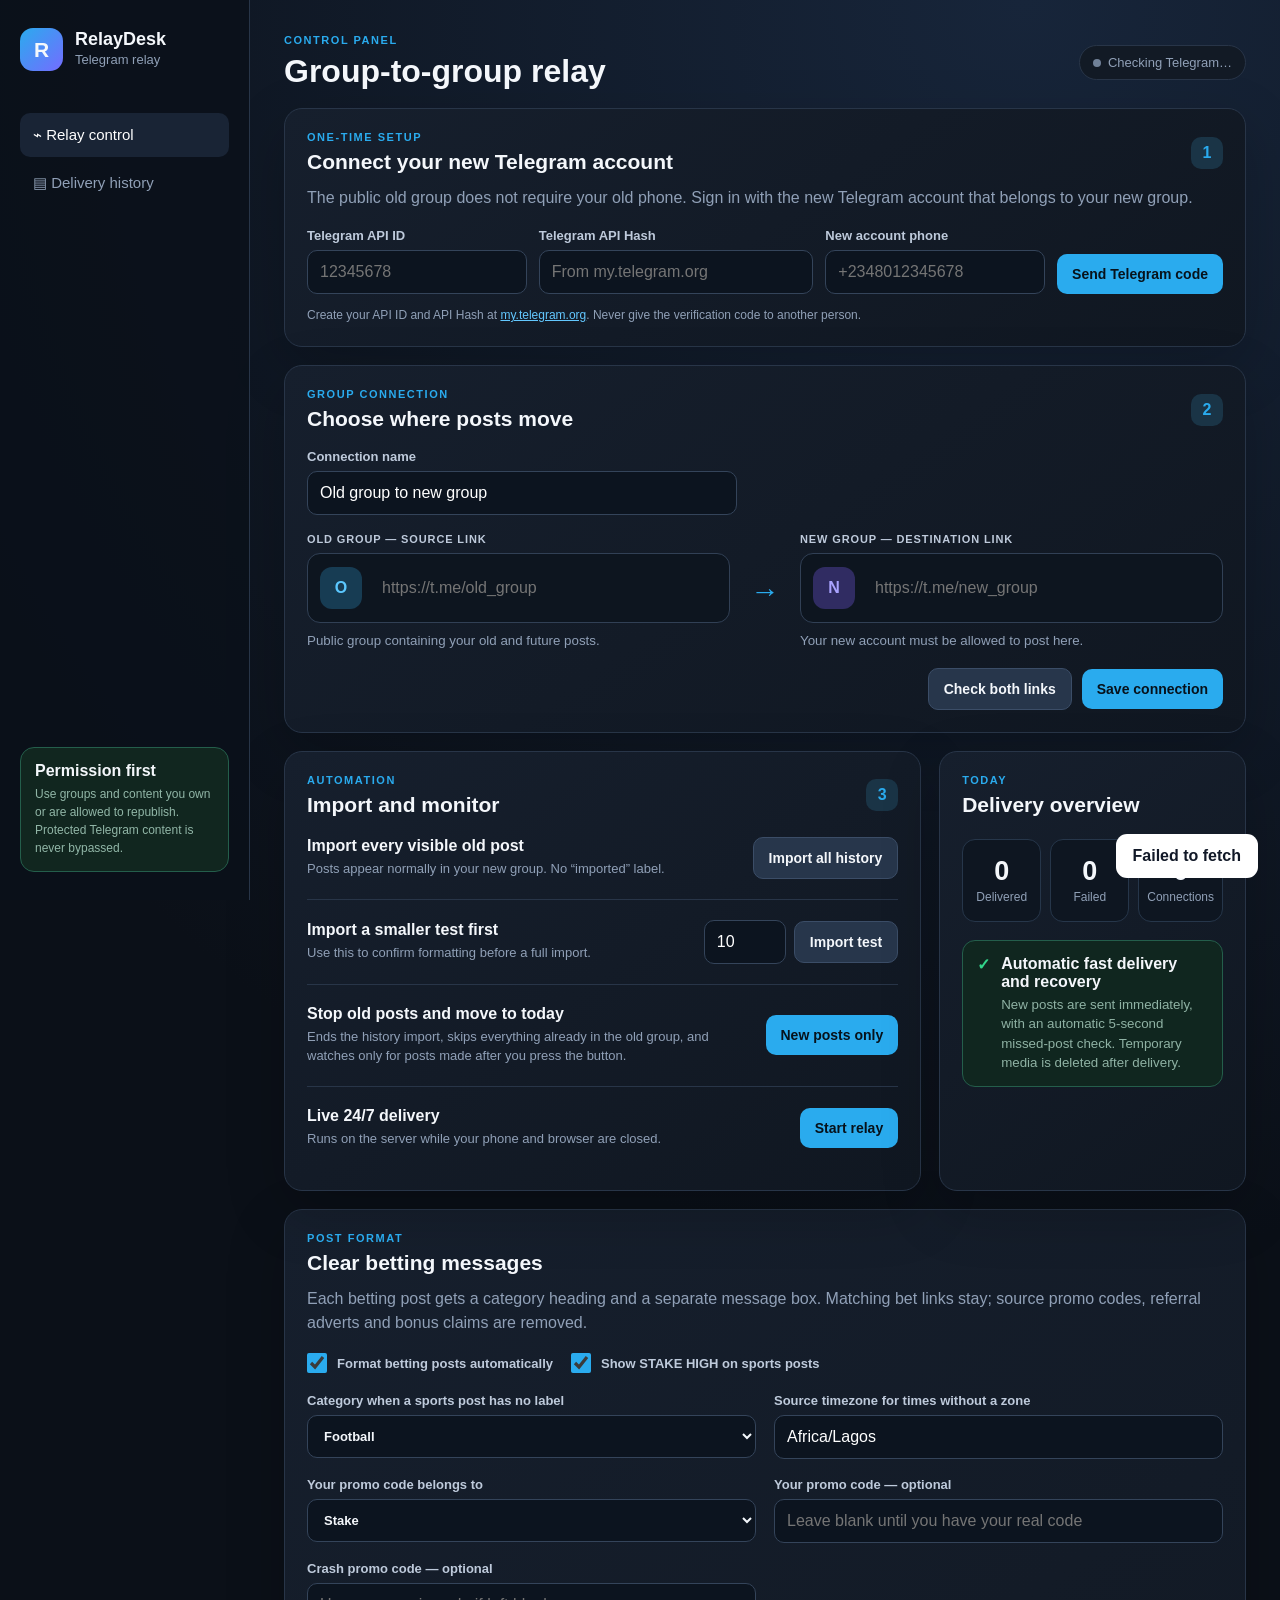
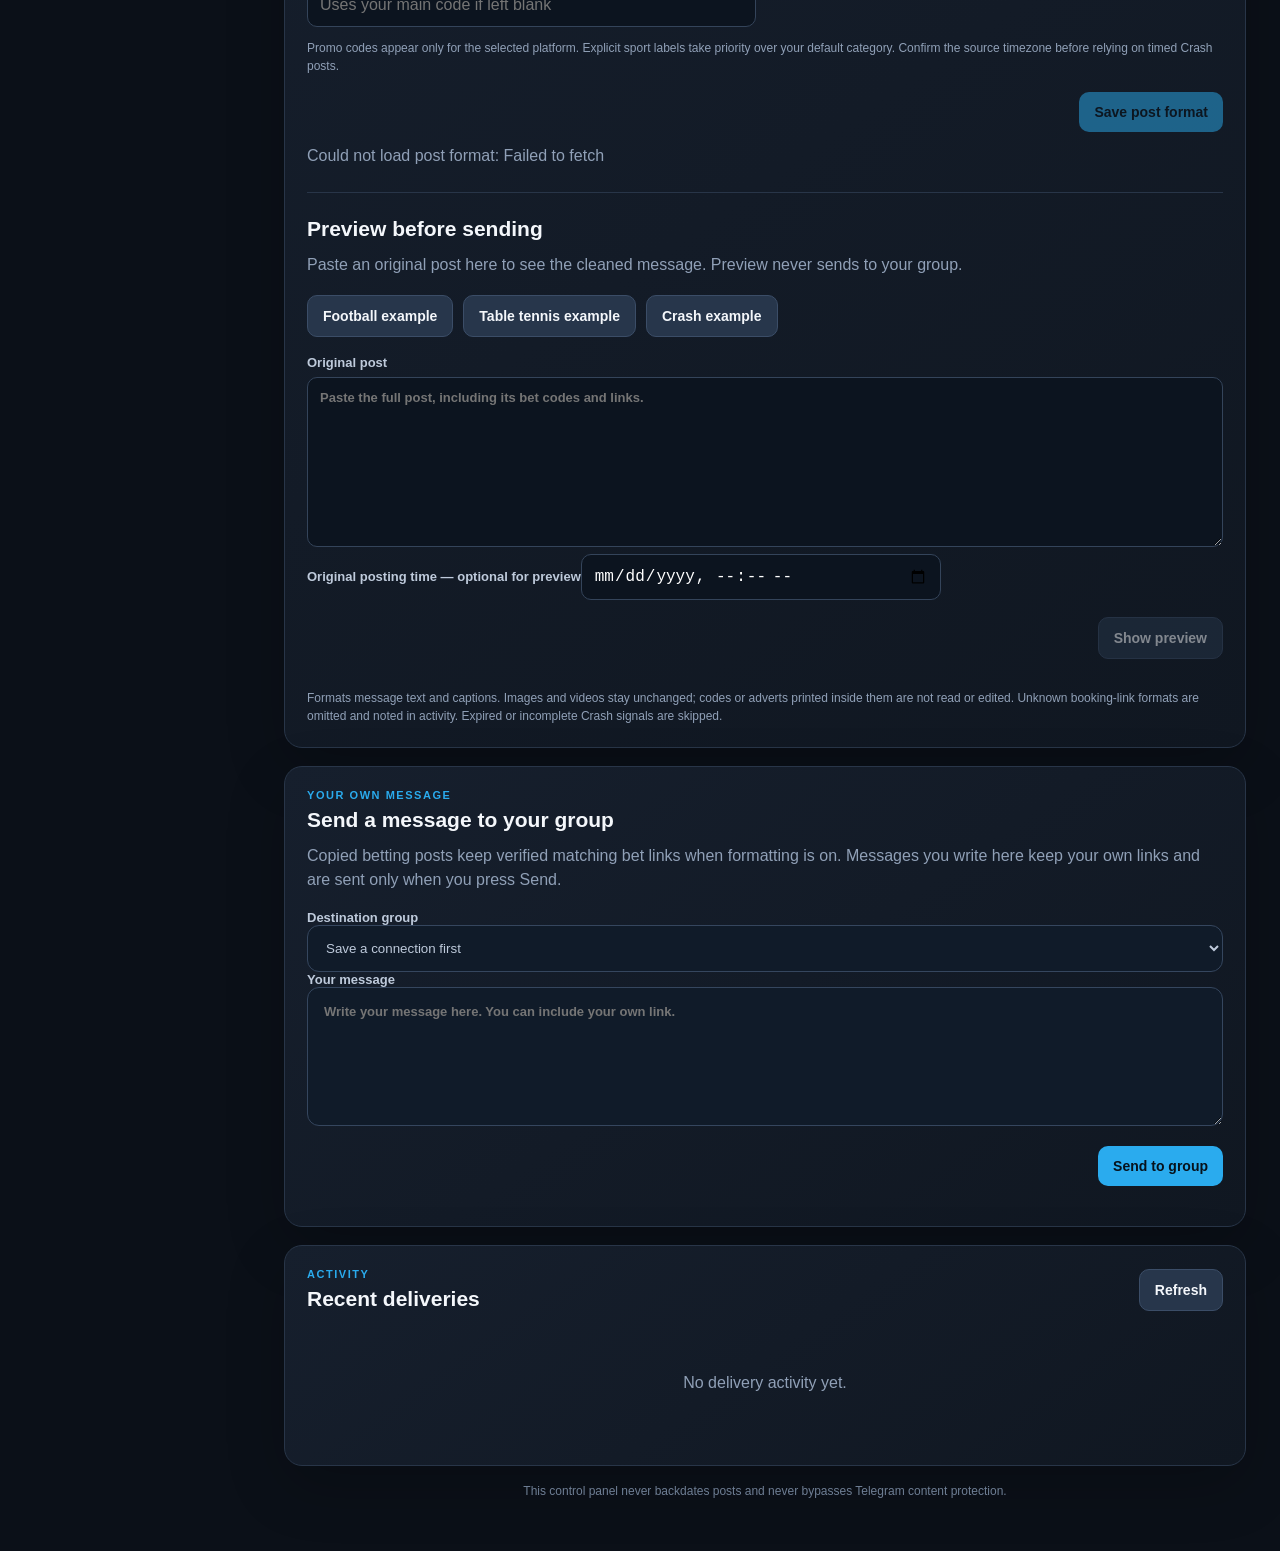
<file: RelayDesk-Control-Panel-v1.0.1/index.html>
<!doctype html>
<html lang="en">
<head>
  <meta charset="utf-8">
  <meta name="viewport" content="width=device-width,initial-scale=1">
  <meta name="theme-color" content="#0b1119">
  <title>RelayDesk — Telegram Group Relay</title>
  <link rel="stylesheet" href="./styles.css?v=1.3.0">
</head>
<body>
  <div class="app">
    <aside>
      <div class="brand"><span>R</span><div><b>RelayDesk</b><small>Telegram relay</small></div></div>
      <nav><button class="active">⌁ Relay control</button><button onclick="document.querySelector('#activity').scrollIntoView()">▤ Delivery history</button></nav>
      <div class="guard"><b>Permission first</b><small>Use groups and content you own or are allowed to republish. Protected Telegram content is never bypassed.</small></div>
    </aside>
    <main>
      <header><div><p class="kicker">CONTROL PANEL</p><h1>Group-to-group relay</h1></div><div id="connectionBadge" class="badge"><i></i><span>Checking Telegram…</span></div></header>

      <section id="telegramSetup" class="card setup">
        <div class="section-head"><div><p class="kicker">ONE-TIME SETUP</p><h2>Connect your new Telegram account</h2></div><span class="number">1</span></div>
        <p class="note">The public old group does not require your old phone. Sign in with the new Telegram account that belongs to your new group.</p>
        <div class="form-grid credentials">
          <label>Telegram API ID<input id="apiId" inputmode="numeric" placeholder="12345678"></label>
          <label>Telegram API Hash<input id="apiHash" type="password" placeholder="From my.telegram.org"></label>
          <label>New account phone<input id="phone" inputmode="tel" placeholder="+2348012345678"></label>
          <button id="sendCode" class="primary">Send Telegram code</button>
        </div>
        <div id="verifyBox" class="verify hidden">
          <label>Verification code<input id="loginCode" inputmode="numeric" placeholder="12345"></label>
          <label id="passwordWrap" class="hidden">Two-step password<input id="twoFactor" type="password" placeholder="Your Telegram 2FA password"></label>
          <button id="confirmCode" class="primary">Confirm connection</button>
        </div>
        <p class="small">Create your API ID and API Hash at <a href="https://my.telegram.org" target="_blank" rel="noreferrer">my.telegram.org</a>. Never give the verification code to another person.</p>
      </section>

      <section class="card route">
        <div class="section-head"><div><p class="kicker">GROUP CONNECTION</p><h2>Choose where posts move</h2></div><span class="number">2</span></div>
        <label>Connection name<input id="relayName" value="Old group to new group"></label>
        <div class="route-grid">
          <div><label>OLD GROUP — SOURCE LINK</label><div class="link-input"><span class="avatar source">O</span><input id="sourceLink" placeholder="https://t.me/old_group"></div><small>Public group containing your old and future posts.</small></div>
          <div class="arrow">→</div>
          <div><label>NEW GROUP — DESTINATION LINK</label><div class="link-input"><span class="avatar destination">N</span><input id="destinationLink" placeholder="https://t.me/new_group"></div><small>Your new account must be allowed to post here.</small></div>
        </div>
        <div class="actions"><button id="checkLinks" class="secondary">Check both links</button><button id="saveRelay" class="primary">Save connection</button></div>
        <div id="pairResult" class="result hidden"></div>
      </section>

      <section class="dashboard-grid">
        <article class="card controls">
          <div class="section-head"><div><p class="kicker">AUTOMATION</p><h2>Import and monitor</h2></div><span class="number">3</span></div>
          <div class="row"><div><b>Import every visible old post</b><small>Posts appear normally in your new group. No “imported” label.</small></div><button id="importAll" class="secondary">Import all history</button></div>
          <div class="row"><div><b>Import a smaller test first</b><small>Use this to confirm formatting before a full import.</small></div><div class="inline"><input id="testCount" type="number" value="10" min="1" max="1000"><button id="importTest" class="secondary">Import test</button></div></div>
          <div class="row"><div><b>Stop old posts and move to today</b><small>Ends the history import, skips everything already in the old group, and watches only for posts made after you press the button.</small></div><div class="inline history-actions"><button id="cancelImport" class="secondary hidden">Stop old-post import</button><button id="newOnly" class="primary">New posts only</button></div></div>
          <div class="row final"><div><b>Live 24/7 delivery</b><small>Runs on the server while your phone and browser are closed.</small></div><button id="toggleRelay" class="primary">Start relay</button></div>
          <div id="jobProgress" class="progress hidden"><span></span><b>Working…</b></div>
        </article>

        <article class="card overview">
          <p class="kicker">TODAY</p><h2>Delivery overview</h2>
          <div class="stats"><div><strong id="deliveredCount">0</strong><span>Delivered</span></div><div><strong id="failedCount">0</strong><span>Failed</span></div><div><strong id="relayCount">0</strong><span>Connections</span></div></div>
          <div class="promise"><span>✓</span><p><b>Automatic fast delivery and recovery</b><small>New posts are sent immediately, with an automatic 5-second missed-post check. Temporary media is deleted after delivery.</small></p></div>
        </article>
      </section>

      <section class="card" id="postFormat">
        <p class="kicker">POST FORMAT</p><h2>Clear betting messages</h2>
        <p class="note">Each betting post gets a category heading and a separate message box. Matching bet links stay; source promo codes, referral adverts and bonus claims are removed.</p>
        <div class="format-switches">
          <label><input id="formatEnabled" type="checkbox" checked> Format betting posts automatically</label>
          <label><input id="formatStakeHigh" type="checkbox" checked> Show STAKE HIGH on sports posts</label>
        </div>
        <div class="format-grid">
          <label>Category when a sports post has no label<select id="formatSport"><option value="football">Football</option><option value="table_tennis">Table tennis</option><option value="basketball">Basketball</option><option value="tennis">Tennis</option><option value="betting">General betting</option></select></label>
          <label>Source timezone for times without a zone<input id="formatTimezone" value="Africa/Lagos" placeholder="Africa/Lagos"></label>
          <label>Your promo code belongs to<select id="promoPlatform"><option>Stake</option><option>SportyBet</option><option>Bet9ja</option><option>BetKing</option><option>Betway</option><option>1xBet</option></select></label>
          <label>Your promo code — optional<input id="promoCode" maxlength="50" placeholder="Leave blank until you have your real code" autocomplete="off"></label>
          <label>Crash promo code — optional<input id="crashPromoCode" maxlength="50" placeholder="Uses your main code if left blank" autocomplete="off"></label>
        </div>
        <p class="small">Promo codes appear only for the selected platform. Explicit sport labels take priority over your default category. Confirm the source timezone before relying on timed Crash posts.</p>
        <div class="actions"><button id="savePostFormat" class="primary" disabled>Save post format</button></div>
        <p id="formatStatus" class="note" role="status">Loading format settings…</p>
        <hr class="format-divider">
        <h2>Preview before sending</h2>
        <p class="note">Paste an original post here to see the cleaned message. Preview never sends to your group.</p>
        <div class="actions example-actions"><button class="secondary" data-format-example="football">Football example</button><button class="secondary" data-format-example="table_tennis">Table tennis example</button><button class="secondary" data-format-example="crash">Crash example</button></div>
        <label>Original post<textarea id="formatSource" rows="7" maxlength="20000" placeholder="Paste the full post, including its bet codes and links."></textarea></label>
        <label>Original posting time — optional for preview<input id="formatPostedAt" type="datetime-local"></label>
        <div class="actions"><button id="previewPostFormat" class="secondary" disabled>Show preview</button></div>
        <div id="formatWarnings" class="note" role="status"></div>
        <div id="formatPreview" class="format-preview" aria-live="polite"></div>
        <p class="small">Formats message text and captions. Images and videos stay unchanged; codes or adverts printed inside them are not read or edited. Unknown booking-link formats are omitted and noted in activity. Expired or incomplete Crash signals are skipped.</p>
      </section>

      <section class="card" id="ownerComposer">
        <p class="kicker">YOUR OWN MESSAGE</p><h2>Send a message to your group</h2>
        <p class="note">Copied betting posts keep verified matching bet links when formatting is on. Messages you write here keep your own links and are sent only when you press Send.</p>
        <label>Destination group<select id="messageDestination" style="width:100%;padding:14px;background:#101b29;color:inherit;border:1px solid #35465e;border-radius:12px"><option value="">Save a connection first</option></select></label>
        <label>Your message<textarea id="ownerMessage" rows="7" maxlength="4096" placeholder="Write your message here. You can include your own link." style="width:100%;box-sizing:border-box;padding:16px;background:#101b29;color:inherit;border:1px solid #35465e;border-radius:12px;font:inherit;resize:vertical"></textarea></label>
        <div class="actions"><button id="sendOwnerMessage" class="primary">Send to group</button></div>
        <p id="ownerMessageStatus" class="note" role="status"></p>
      </section>

      <section id="activity" class="card activity"><div class="section-head"><div><p class="kicker">ACTIVITY</p><h2>Recent deliveries</h2></div><button id="refresh" class="secondary">Refresh</button></div><div id="activityList" class="activity-list"><p class="empty">No delivery activity yet.</p></div></section>
      <footer>This control panel never backdates posts and never bypasses Telegram content protection.</footer>
    </main>
  </div>
  <div id="toast" class="toast"></div>
  <script src="./config.js?v=1.3.0"></script>
  <script src="./app.js?v=1.3.0"></script>
</body>
</html>
</file>
<file: RelayDesk-Control-Panel-v1.0.1/styles.css>
:root{--bg:#0b1018;--panel:#141c28;--panel2:#101722;--line:#283548;--text:#f4f7fb;--muted:#90a0b7;--blue:#2aabee;--green:#32d58b;--red:#ee7181;--purple:#746cff}*{box-sizing:border-box}html{scroll-behavior:smooth}body{margin:0;background:radial-gradient(circle at 80% 0,#17253a 0,transparent 38%),var(--bg);color:var(--text);font-family:Inter,-apple-system,BlinkMacSystemFont,"Segoe UI",sans-serif;min-height:100vh;font-size:16px}.app{display:grid;grid-template-columns:250px 1fr;min-height:100vh}aside{position:sticky;top:0;height:100vh;border-right:1px solid var(--line);padding:28px 20px;display:flex;flex-direction:column;background:#0b111ad9}.brand{display:flex;gap:12px;align-items:center;margin-bottom:38px}.brand>span{width:43px;height:43px;border-radius:13px;display:grid;place-items:center;background:linear-gradient(135deg,var(--blue),var(--purple));font-size:21px;font-weight:900}.brand div{display:flex;flex-direction:column}.brand b{font-size:18px}.brand small,.note,.small,.row small,.route-grid small{color:var(--muted);line-height:1.5}.brand small{font-size:13px}nav button{display:block;width:100%;border:0;background:transparent;color:var(--muted);font-size:15px;text-align:left;padding:13px;border-radius:10px;margin:4px 0;cursor:pointer}nav button.active,nav button:hover{background:#192435;color:white}.guard{margin-top:auto;border:1px solid #245e4b;background:#11261f;border-radius:14px;padding:14px;display:flex;flex-direction:column}.guard small{font-size:12px;color:#91b6a7;line-height:1.5;margin-top:5px}main{padding:34px;max-width:1400px;width:100%;margin:auto}header,.section-head,.actions,.row{display:flex;justify-content:space-between;align-items:center}.kicker{font-size:11px;letter-spacing:.14em;font-weight:900;color:var(--blue);margin:0 0 7px}h1,h2{margin:0}h1{font-size:32px}h2{font-size:21px}.badge{border:1px solid var(--line);background:#121a25;border-radius:99px;padding:9px 13px;color:var(--muted);font-size:13px}.badge i{display:inline-block;width:8px;height:8px;background:#708198;border-radius:50%;margin-right:7px}.badge.live i{background:var(--green);box-shadow:0 0 0 5px #32d58b18}.card{border:1px solid var(--line);background:linear-gradient(145deg,#161f2d,#101721);border-radius:18px;box-shadow:0 20px 60px #0003;padding:22px;margin-top:18px}.number{width:32px;height:32px;display:grid;place-items:center;border-radius:10px;background:#1a3446;color:var(--blue);font-weight:900}.note{margin:12px 0 18px}.form-grid{display:grid;grid-template-columns:1fr 1.25fr 1fr auto;gap:12px;align-items:end}label{display:block;font-size:13px;font-weight:700;color:#becadb}input{width:100%;margin-top:7px;background:#0c141f;border:1px solid #34445a;border-radius:10px;color:white;font-size:16px;padding:12px;outline:0}input:focus{border-color:var(--blue);box-shadow:0 0 0 3px #2aabee18}.primary,.secondary{border:0;border-radius:10px;padding:12px 15px;font-size:14px;font-weight:850;cursor:pointer;white-space:nowrap}.primary{background:var(--blue);color:#07121b}.primary.danger{background:var(--red);color:white}.secondary{background:#27364b;color:#f4f7fb;border:1px solid #3b4d67}.small{font-size:12px;margin-bottom:0}.small a{color:#63c8ff}.verify{display:grid;grid-template-columns:1fr 1fr auto;gap:12px;align-items:end;padding:15px;margin-top:15px;border-radius:13px;background:#0e1621;border:1px solid #29384c}.hidden{display:none!important}.route>label{max-width:430px;margin-top:18px}.route-grid{display:grid;grid-template-columns:1fr 70px 1fr;align-items:center;margin-top:18px}.route-grid>div>label{font-size:11px;letter-spacing:.08em}.link-input{height:70px;display:flex;align-items:center;gap:12px;padding:12px;margin:8px 0;background:#0d151f;border:1px solid #314055;border-radius:13px}.link-input input{margin:0;border:0;padding:8px;background:transparent;box-shadow:none}.avatar{width:42px;height:42px;border-radius:12px;display:grid;place-items:center;font-weight:900;flex:0 0 auto}.avatar.source{background:#173c53;color:#5bc8ff}.avatar.destination{background:#302c62;color:#aaa3ff}.arrow{text-align:center;color:var(--blue);font-size:29px}.actions{justify-content:flex-end;gap:10px;margin-top:17px}.result{margin-top:14px;border-radius:11px;padding:12px;background:#123128;color:#9defc6}.dashboard-grid{display:grid;grid-template-columns:1.35fr .65fr;gap:18px}.row{padding:20px 0;border-bottom:1px solid var(--line);gap:16px}.row>div:first-child{display:flex;flex-direction:column}.row small{font-size:13px;margin-top:4px}.row.final{border-bottom:0}.inline{display:flex;gap:8px;align-items:center}.inline input{width:82px;margin:0}.history-actions{flex-wrap:wrap;justify-content:flex-end}.stats{display:grid;grid-template-columns:repeat(3,1fr);gap:9px;margin-top:22px}.stats div{background:#0e1621;border:1px solid #26364a;border-radius:13px;padding:16px 8px;text-align:center}.stats strong{display:block;font-size:27px}.stats span{color:var(--muted);font-size:12px}.promise{display:flex;gap:11px;align-items:flex-start;margin-top:18px;background:#10261f;border:1px solid #245e4b;border-radius:13px;padding:14px}.promise>span{color:var(--green);font-weight:900}.promise p{margin:0;display:flex;flex-direction:column}.promise small{color:#8fb2a4;line-height:1.45;margin-top:4px}.progress{min-height:44px;border-radius:11px;background:#111c28;display:flex;align-items:center;gap:10px;padding:11px 13px;margin-top:8px}.progress span{width:17px;height:17px;flex:0 0 auto;border:2px solid #385269;border-top-color:var(--blue);border-radius:50%;animation:spin .7s linear infinite}@keyframes spin{to{transform:rotate(360deg)}}.activity-list{margin-top:12px;max-height:420px;overflow:auto}.activity-item{display:grid;grid-template-columns:42px 1fr auto;gap:11px;align-items:center;padding:12px 2px;border-bottom:1px solid var(--line)}.activity-item .type{width:40px;height:40px;display:grid;place-items:center;background:#1c2b3d;border-radius:11px}.activity-item p{margin:0;display:flex;flex-direction:column}.activity-item small,.empty{color:var(--muted)}.activity-item time{font-size:12px;color:var(--muted)}.activity-item.ok time{color:var(--green)}.activity-item.fail time{color:var(--red)}.empty{text-align:center;padding:35px}.toast{position:fixed;right:22px;bottom:22px;max-width:390px;background:white;color:#111827;border-radius:11px;padding:13px 17px;font-weight:750;opacity:0;transform:translateY(10px);transition:.2s;pointer-events:none;z-index:30}.toast.show{opacity:1;transform:none}footer{text-align:center;color:#6e7e94;font-size:12px;padding:18px}@media(max-width:900px){.app{display:block}aside{display:none}main{padding:20px 14px}header{align-items:flex-end;gap:12px}h1{font-size:27px}.form-grid,.verify{grid-template-columns:1fr}.route-grid{grid-template-columns:1fr}.arrow{transform:rotate(90deg);height:36px}.dashboard-grid{grid-template-columns:1fr}.row{align-items:flex-start;flex-direction:column}.row>button,.row>.inline{width:100%}.row>.inline button{flex:1}.actions{flex-wrap:wrap}.actions button{flex:1}.card{padding:18px}.badge{font-size:12px}.credentials button{width:100%}}

.format-grid{display:grid;grid-template-columns:repeat(2,minmax(0,1fr));gap:18px;margin-top:20px}.format-grid select,#formatSource{display:block;width:100%;margin-top:7px;padding:12px;background:#0c141f;border:1px solid #34445a;border-radius:10px;color:var(--text);font:inherit}#formatSource{min-height:170px;resize:vertical}#formatPostedAt{max-width:360px}.format-switches{display:flex;gap:18px;flex-wrap:wrap}.format-switches label{display:flex;align-items:center;gap:10px}.format-switches input{width:20px;height:20px;margin:0;accent-color:var(--blue)}.format-divider{border:0;border-top:1px solid var(--line);margin:24px 0}.example-actions{justify-content:flex-start;margin-bottom:18px}.format-preview{display:grid;gap:16px}.format-preview blockquote{margin:0;white-space:pre-wrap;overflow-wrap:anywhere;border:1px solid #2a6d8a;border-left:4px solid var(--blue);border-radius:14px;background:#0b202d;padding:20px;line-height:1.6}.format-preview a{color:#67cdff;text-decoration:underline}.format-preview code{background:#172f40;padding:3px 7px;border-radius:5px;user-select:all}.activity-item.skipped time{color:#e9bd68}button:disabled{opacity:.5;cursor:not-allowed}@media(max-width:650px){.format-grid{grid-template-columns:1fr}.example-actions button{white-space:normal}.format-preview blockquote{padding:16px}}
</file>
